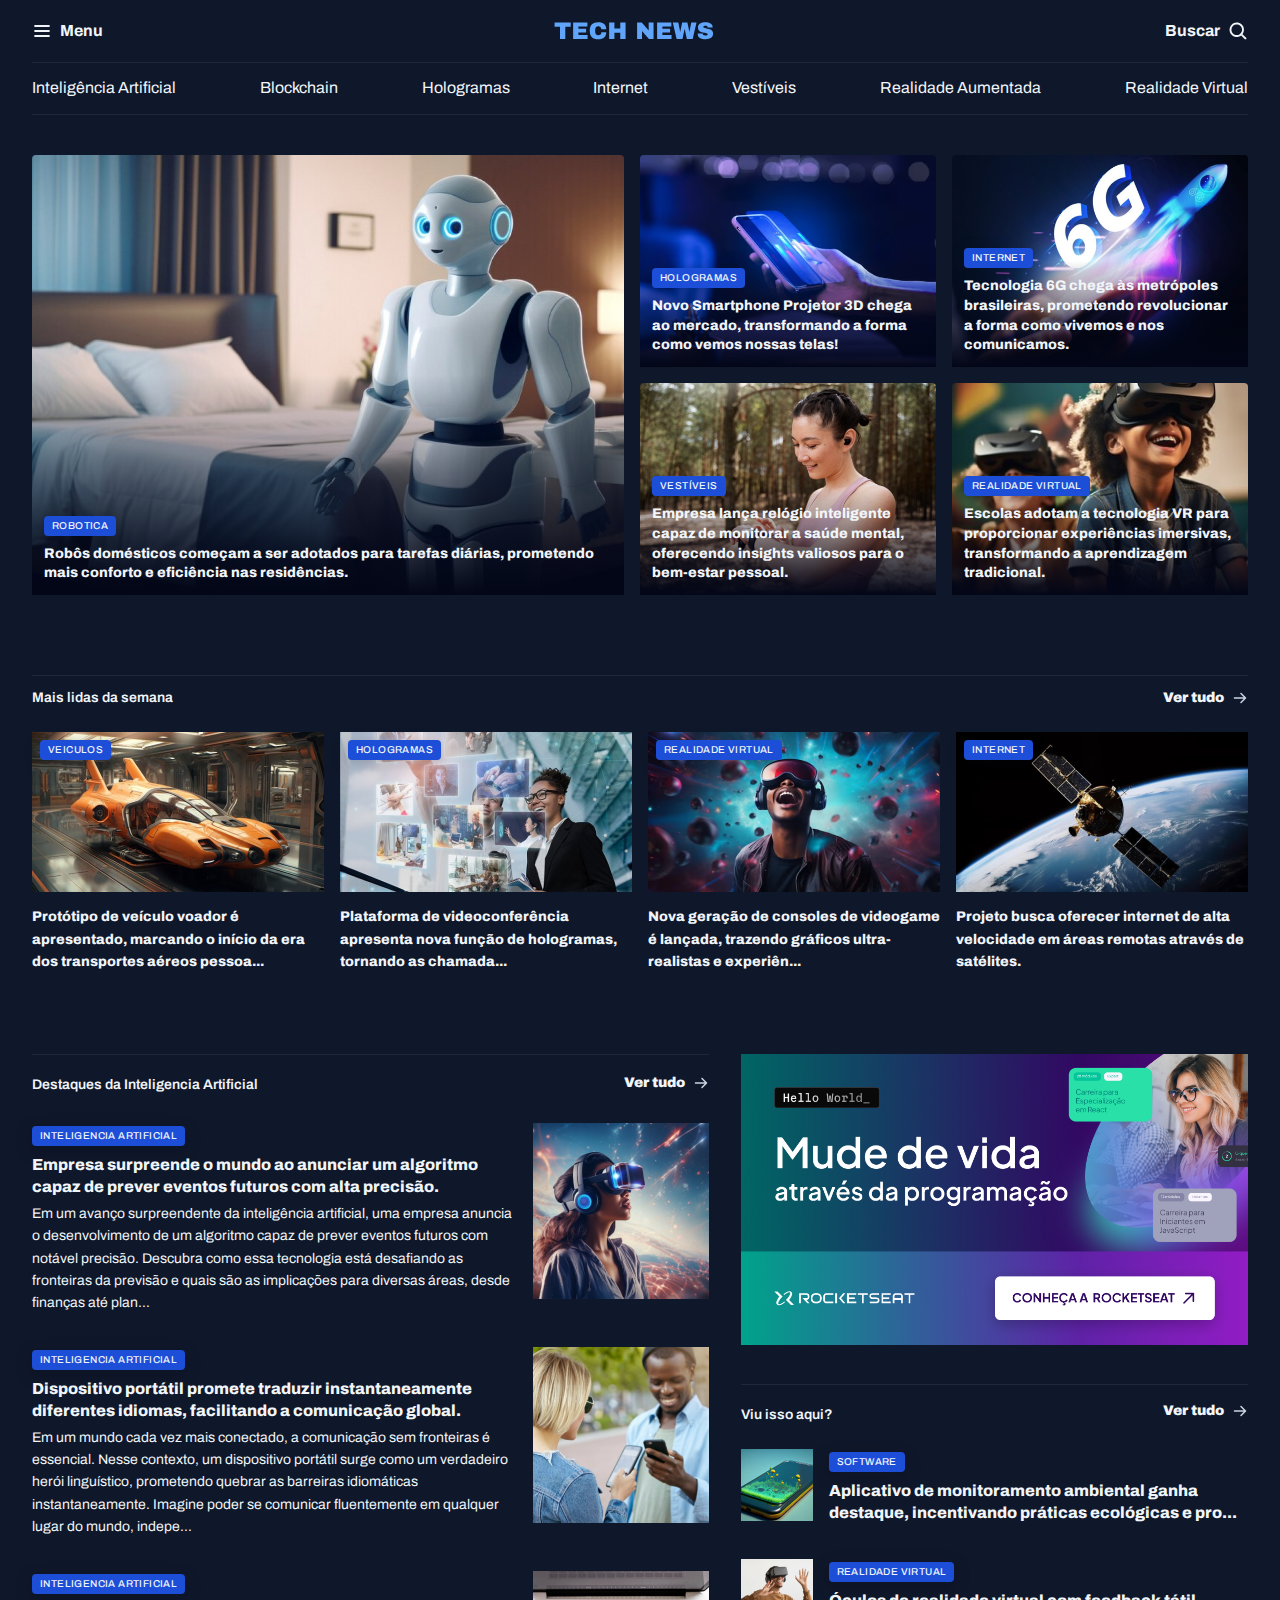
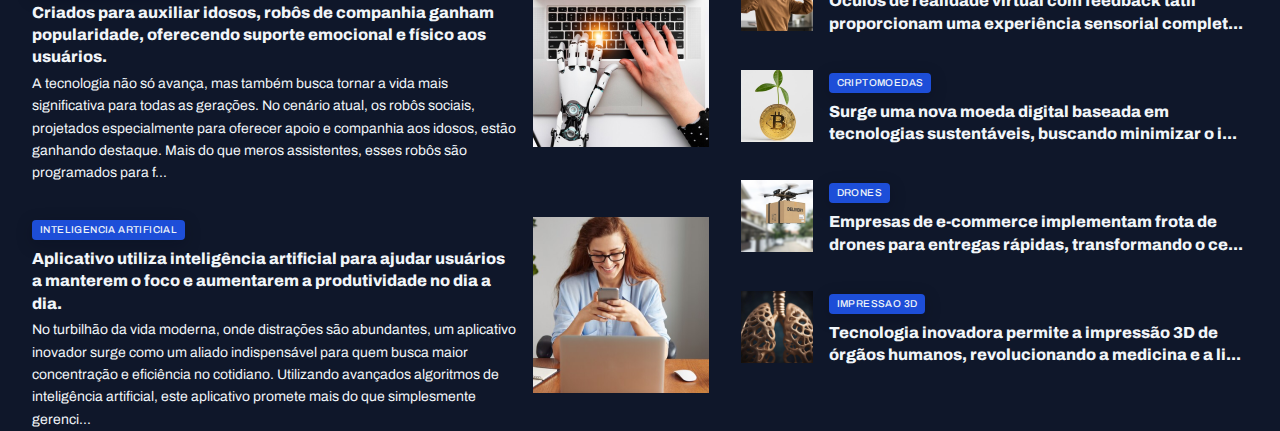
<file: CSS/Portal-de-noticias/index.html>
<!DOCTYPE html>
<html lang="en">
  <head>
    <meta charset="UTF-8" />
    <meta name="viewport" content="width=device-width, initial-scale=1.0" />
    <link rel="preconnect" href="https://fonts.googleapis.com" />
    <link rel="preconnect" href="https://fonts.gstatic.com" crossorigin />
    <link
      href="https://fonts.googleapis.com/css2?family=Archivo:ital,wght@0,100..900;1,100..900&display=swap"
      rel="stylesheet"
    />
    <link rel="stylesheet" href="styles/index.css" />
    <title>portal de Noticias</title>
  </head>
  <body>
    <header class="container">
      <nav id="primary" class="grid grid-flow-col">
        <div>
          <img src="assets/icons/List.svg" alt="icone de menu" />
          <strong>Menu</strong>
        </div>
        <div>
          <img src="assets/Tech News.svg" alt="Logo" />
        </div>
        <div>
          <strong>Buscar</strong>
          <img src="assets/icons/MagnifyingGlass.svg" alt="Lupa psequisa" />
        </div>
      </nav>
      <nav id="secondary" class="grid grid-flow-col">
        <a href="#">Inteligência Artificial</a>
        <a href="#">Blockchain</a>
        <a href="#">Hologramas</a>
        <a href="#">Internet</a>
        <a href="#">Vestíveis</a>
        <a href="#">Realidade Aumentada</a>
        <a href="#">Realidade  Virtual</a>
      </nav>
    </header>
    <main class="grid container">

      <section id="featured" class="grid grid-flow-col gap-16">
        <figure class="card">
          <img src="assets/images/Image 01.png" alt="imagem 1">

          <figcaption>
            <span class="content-tag">robotica</span>
          <h2 class="text-lg">Robôs domésticos começam a ser adotados para tarefas diárias, prometendo mais conforto e eficiência nas residências.</h2>
        </figcaption>
        </figure>

        <div class="grid grid-cols-2 gap-16">

          <figure class="card">
            <img src="assets/images/Image 02.png" alt="">

            <figcaption>
              <span class="content-tag">Hologramas</span>
            <h2 class="text-lg">Novo Smartphone Projetor 3D chega ao mercado, transformando a forma como vemos nossas telas!</h2>
          </figcaption>
            
          </figure>
          
          <figure class="card">
            <img src="assets/images/Image 03.png" alt="">

            <figcaption>
              <span class="content-tag">Internet</span>
            <h2 class="text-lg">Tecnologia 6G chega às metrópoles brasileiras, prometendo revolucionar a forma como vivemos e nos comunicamos.</h2>
          </figcaption>

          </figure>

          <figure class="card">
            <img src="assets/images/Image 04.png" alt="">

            <figcaption>
              <span class="content-tag">Vestíveis</span>
            <h2 class="text-lg">Empresa lança relógio inteligente capaz de monitorar a saúde mental, oferecendo insights valiosos para o bem-estar pessoal.
            </h2>
          </figcaption>
            
          </figure>

          <figure class="card">
            <img src="assets/images/Image 05.png" alt="">

            <figcaption>
              <span class="content-tag">Realidade Virtual</span>
            <h2 class="text-lg">Escolas adotam a tecnologia VR para proporcionar experiências imersivas, transformando a aprendizagem tradicional.</h2>
          </figcaption>
            
          </figure>

        </div>
          
          
        


      </section>

      <section id="weekly">

        <header class="grid grid-flow-col">
          <h3>Mais lidas da semana</h3>
          <a href="#" class="grid grid-flow-col">
            <strong>Ver tudo</strong>
            <span></span>
          </a>
        </header>


        <div class="grid gap-16">
          <figure>
            <span class="content-tag">Veiculos</span>
            <img src="assets/images/Image 06.png" alt="">
            <p class="text-sm">Protótipo de veículo voador é apresentado, marcando o início da era dos transportes aéreos pessoa...</p>
          </figure>

          <figure>
            <span class="content-tag">Hologramas</span>
            <img src="assets/images/Image 07.png" alt="">
            <p class="text-sm">Plataforma de videoconferência apresenta nova função de hologramas, tornando as chamada...</p>
          </figure>

          <figure>
            <span class="content-tag">Realidade virtual</span>
            <img src="assets/images/Image 08.png" alt="">
            <p class="text-sm">Nova geração de consoles de videogame é lançada, trazendo gráficos ultra-realistas e experiên...</p>
          </figure>


          <figure>
            <span class="content-tag">Internet</span>
            <img src="assets/images/Image 09.png" alt="">
            <p class="text-sm">Projeto busca oferecer internet de alta velocidade em áreas remotas através de satélites.</p>
          </figure>
        </div>

      </section>

      <section id="ai">
        <header class="grid grid-flow-col">
          <h3>Destaques da Inteligencia Artificial</h3>
          <a href="#" class="grid grid-flow-col">
            <strong>Ver tudo</strong>
            <span></span>
          </a>
        </header>

        <div class="grid gap-32">
          <article class="grid grid-flow-col gap-16">
            <div>
              <span class="content-tag">Inteligencia Artificial</span>
              <h3 class="text-xl">
                Empresa surpreende o mundo ao anunciar um algoritmo capaz de prever eventos futuros com alta precisão.
              </h3>
              <p class="text-sm">
                Em um avanço surpreendente da inteligência artificial, uma empresa anuncia o desenvolvimento de um algoritmo capaz de prever eventos futuros com notável precisão. Descubra como essa tecnologia está desafiando as fronteiras da previsão e quais são as implicações para diversas áreas, desde finanças até plan...
              </p>
  
            </div>
            <div>
              <img src="assets/images/Image 10.png" alt="">
            </div>
          </article>
          
          <!-- segundo  -->
  
          <article class="grid grid-flow-col gap-16">
            <div>
              <span class="content-tag">Inteligencia Artificial</span>
              <h3 class="text-xl">
                Dispositivo portátil promete traduzir instantaneamente diferentes idiomas, facilitando a comunicação global.
              </h3>
              <p class="text-sm">
                Em um mundo cada vez mais conectado, a comunicação sem fronteiras é essencial. Nesse contexto, um dispositivo portátil surge como um verdadeiro herói linguístico, prometendo quebrar as barreiras idiomáticas instantaneamente. Imagine poder se comunicar fluentemente em qualquer lugar do mundo, indepe...
              </p>
  
            </div>
            <div>
              <img src="assets/images/Image 11.png" alt="">
            </div>
          </article>
  
          <!-- terceiro  -->
          
  
          <article class="grid grid-flow-col gap-16">
            <div>
              <span class="content-tag">Inteligencia Artificial</span>
              <h3 class="text-xl">
                Criados para auxiliar idosos, robôs de companhia ganham popularidade, oferecendo suporte emocional e físico aos usuários.
              </h3>
              <p class="text-sm">
                A tecnologia não só avança, mas também busca tornar a vida mais significativa para todas as gerações. No cenário atual, os robôs sociais, projetados especialmente para oferecer apoio e companhia aos idosos, estão ganhando destaque. Mais do que meros assistentes, esses robôs são programados para f...
              </p>
  
            </div>
            <div>
              <img src="assets/images/Image 12.png" alt="">
            </div>
          </article>
  
          <!-- quarto  -->  
          
          <article class="grid grid-flow-col gap-16">
            <div>
              <span class="content-tag">Inteligencia Artificial</span>
              <h3 class="text-xl">
                Aplicativo utiliza inteligência artificial para ajudar usuários a manterem o foco e aumentarem a produtividade no dia a dia.
              </h3>
              <p class="text-sm">
                No turbilhão da vida moderna, onde distrações são abundantes, um aplicativo inovador surge como um aliado indispensável para quem busca maior concentração e eficiência no cotidiano. Utilizando avançados algoritmos de inteligência artificial, este aplicativo promete mais do que simplesmente gerenci...
  
              </p>
  
            </div>
            <div>
              <img src="assets/images/Image 13.png" alt="">
            </div>
          </article>
        </div>

      </section>

      

      <aside>
        <div id="ads">
          <img src="assets/images/Ads.png" alt="">
        </div>

        <section id="more">

          <header class="grid grid-flow-col">
            <h3>Viu isso aqui?</h3>
            <a href="#" class="grid grid-flow-col">
              <strong>Ver tudo</strong>
              <span></span>
            </a>
          </header>

          <div class="grid gap-32">

            <article class="grid grid-flow-col gap-16">
              <div>
                <img src="assets/images/Image 14.png" alt="">
              </div>

              <div>
                <span class="content-tag">Software</span>
                <h3 class="text-xl">
                  Aplicativo de monitoramento ambiental ganha destaque, incentivando práticas ecológicas e pro...
                </h3>
              </div>
             
            </article>


            <article class="grid grid-flow-col gap-16">
              <div>
                <img src="assets/images/Image 15.png" alt="">
              </div>

              <div>
                <span class="content-tag">Realidade Virtual</span>
                <h3 class="text-xl">
                  Óculos de realidade virtual com feedback tátil proporcionam uma experiência sensorial complet...
                </h3>
              </div>
             
            </article>



            <article class="grid grid-flow-col gap-16">
              <div>
                <img src="assets/images/Image 16.png" alt="">
              </div>

              <div>
                <span class="content-tag">Criptomoedas</span>
                <h3 class="text-xl">
                  Surge uma nova moeda digital baseada em tecnologias sustentáveis, buscando minimizar o i...
              </div>
             
            </article>



            <article class="grid grid-flow-col gap-16">
              <div>
                <img src="assets/images/Image 17.png" alt="">
              </div>

              <div>
                <span class="content-tag">Drones</span>
                <h3 class="text-xl">
                  Empresas de e-commerce implementam frota de drones para entregas rápidas, transformando o ce...
                </h3>
              </div>
             
            </article>

            <article class="grid grid-flow-col gap-16">
              <div>
                <img src="assets/images/Image 18.png" alt="">
              </div>

              <div>
                <span class="content-tag">impressao 3d</span>
                <h3 class="text-xl">
                  Tecnologia inovadora permite a impressão 3D de órgãos humanos, revolucionando a medicina e a li...
                </h3>
              </div>
             
            </article>




          </div>


        </section>
      </aside>
    </main>
  </body>
</html>
</file>
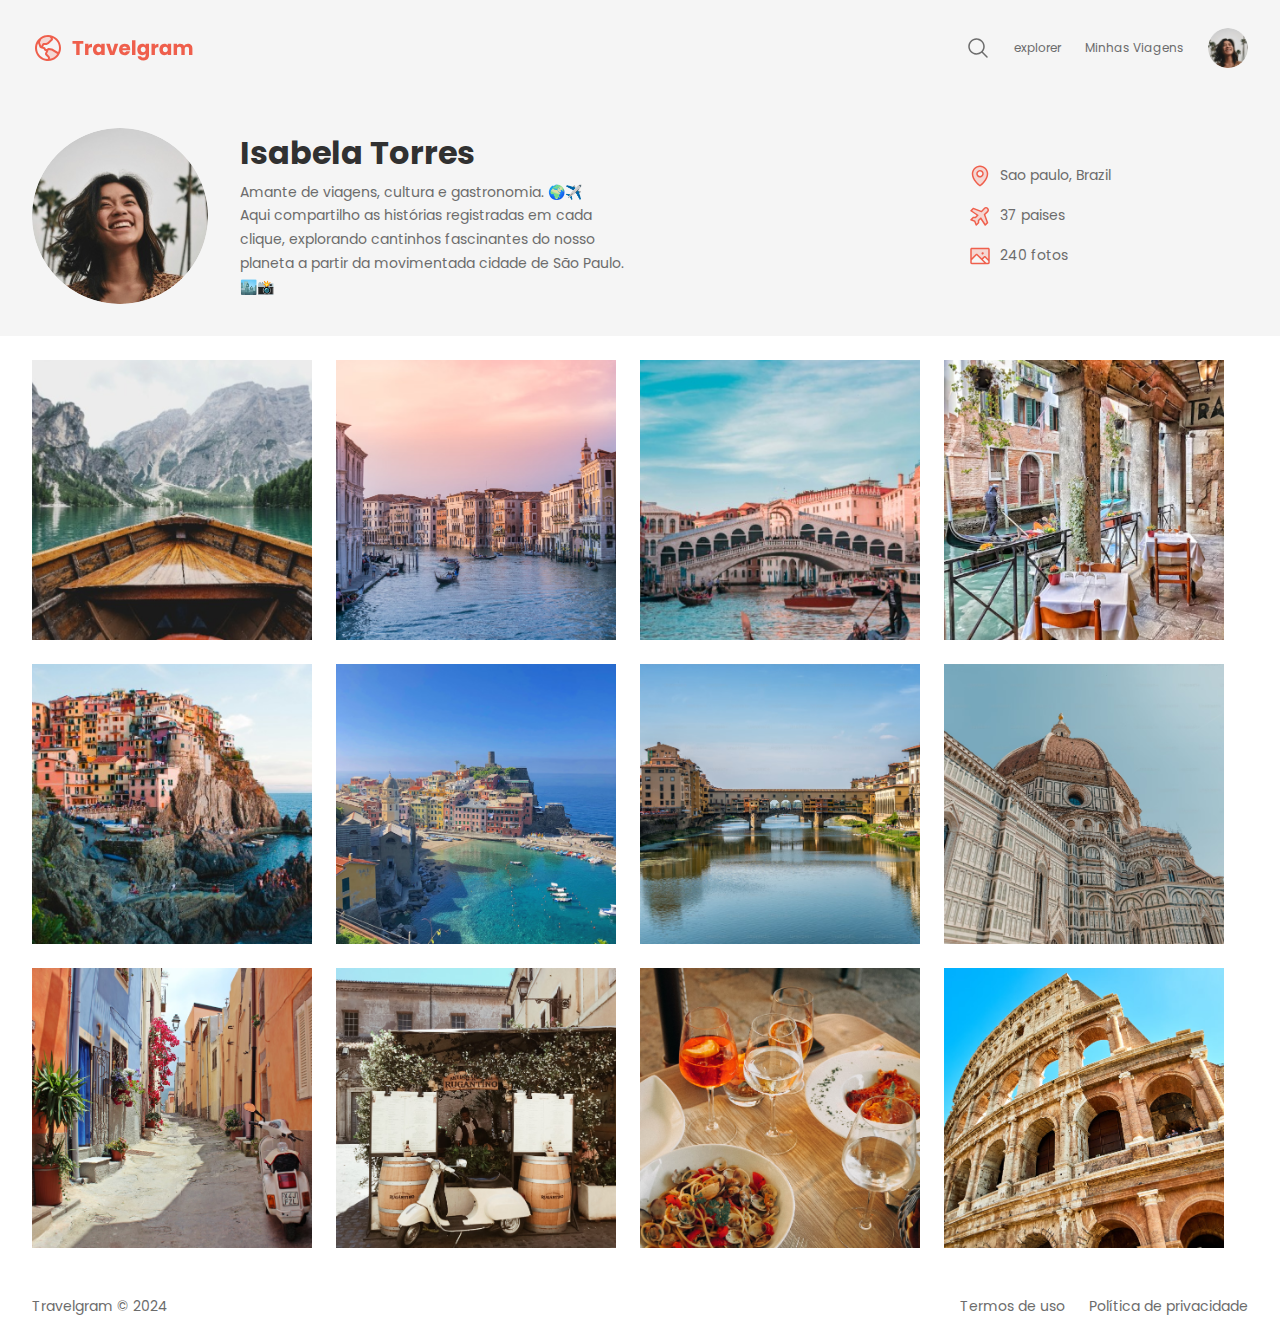
<file: CSS/Travelgram/index.html>
<!DOCTYPE html>
<html lang="en">
<head>
  <meta charset="UTF-8">
  <meta name="viewport" content="width=device-width, initial-scale=1.0">
  <link rel="preconnect" href="https://fonts.googleapis.com">
  <link rel="preconnect" href="https://fonts.gstatic.com" crossorigin>
  <link href="https://fonts.googleapis.com/css2?family=Poppins:wght@100;400;700&display=swap" rel="stylesheet">
  <link rel="stylesheet" href="styles/index.css">
  <title>Travelgram</title>
</head>
<body >
  <div class="bg-surface-color">  
  <nav class="container">
    <a href="" id="logo">
      <img src="assets/Logo.svg" alt="logomarca">
    </a>
    
    <ul id="primary-menu">
      <li>
        <a href="#">
          <img src="assets/icons/MagnifyingGlass.svg" alt="lupa">
        </a> 
      </li>
      <li><a href="#">explorer</a></li>
      <li><a href="#">Minhas Viagens</a></li>
      <li><a href="#">
        <img src="assets/images/Profile pic.png" alt="Foto de perfil do usuario">
      </a>
    </li>
    </ul>

  </nav>


 <header class="">
  <div class="container">
    <div id="profile">
      <img src="assets/images/Profile pic.png" alt="perfil foto">
      <div>
      <h1>Isabela Torres</h1>
      <p>Amante de viagens, cultura e gastronomia. 🌍✈️ <br> 
        Aqui compartilho as histórias registradas em cada clique, explorando cantinhos fascinantes do nosso planeta a partir da movimentada cidade de São Paulo. 🏙️📸</p>
      </div>
      </div>

      <ul id="info">
        <li>
          <img src="assets/icons/MapPin.svg" alt="mapa">
          <span>Sao paulo, Brazil</span>
        </li>

        <li>
          <img src="assets/icons/AirplaneTilt.svg" alt="aviao">
          <span>37 paises</span>
        </li>

        <li>

          <img src="assets/icons/Image.svg" alt="imagen">
          <span>240 fotos</span>

        </li>

      </ul>

      </div>
 </header>
</div>

<main class="container">
  <img src="assets/images/Image 01.png" alt="">
  <img src="assets/images/Image 02.png" alt="..">
  <img src="assets/images/Image 03.png" alt="...">
  <img src="assets/images/Image 04.png" alt="...">
  <img src="assets/images/Image 05.png" alt="..">
  <img src="assets/images/Image 06.png" alt="..">
  <img src="assets/images/Image 07.png" alt="">
  <img src="assets/images/Image 08.png" alt="">
  <img src="assets/images/Image 09.png" alt="">
  <img src="assets/images/Image 10.png" alt="">
  <img src="assets/images/Image 11.png" alt="">
  <img src="assets/images/Image 12.png" alt="">
</main>

<footer class="container">
  <span>Travelgram &copy; 2024</span>
  <span>Termos de uso</span>
  <span>Política de privacidade</span>
</footer>
  
</body>
</html>
</file>
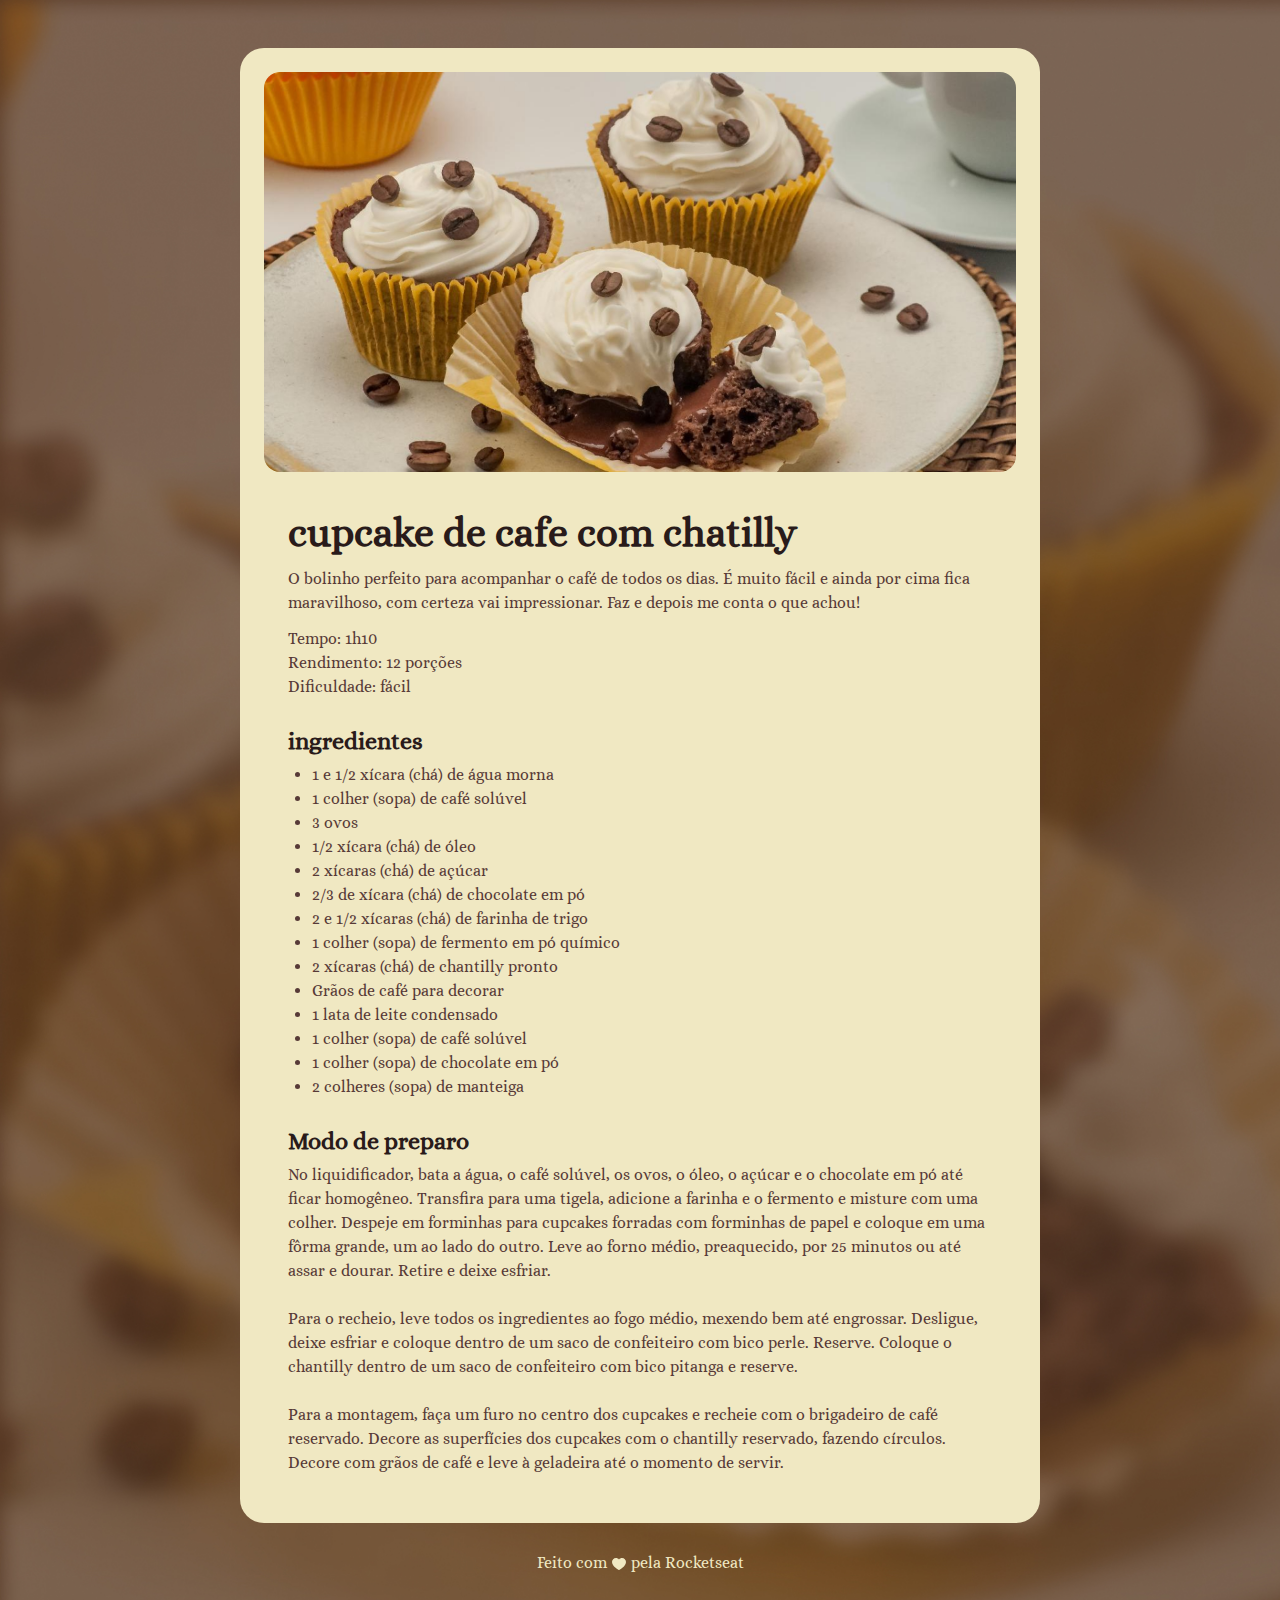
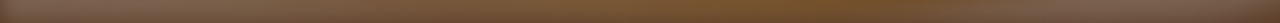
<file: HTML/Pagina de Receita/index.html>
<!DOCTYPE html>
<html lang="en">
<head>
  <link rel="preconnect" href="https://fonts.googleapis.com">
<link rel="preconnect" href="https://fonts.gstatic.com" crossorigin>
<link href="https://fonts.googleapis.com/css2?family=Alice&display=swap" rel="stylesheet">
  <meta charset="UTF-8">
  <meta name="viewport" content="width=device-width, initial-scale=1.0">
  <link rel="stylesheet" href="style.css">
  <title>Pagina de Receita</title>
</head>

<div id="page">
  
  <img  src="assets/main-image.png" alt="cupcakes">

  <main>
    <section id="about">
      <h1>cupcake de cafe com chatilly</h1>
      <p>
        O bolinho perfeito para acompanhar o café de todos os dias. É muito fácil e ainda por cima fica maravilhoso, com certeza vai impressionar. Faz e depois me conta o que achou!
      </p>

      <p>
        Tempo: 1h10 <br>
        Rendimento: 12 porções <br>
        Dificuldade: fácil
        
      </p>
    </section>

    <section id="ingredients">
      <h2>ingredientes</h2>
      <ul>
        <li>1 e 1/2 xícara (chá) de água morna</li>
        <li>1 colher (sopa) de café solúvel</li>
        <li>3 ovos</li>
        <li>1/2 xícara (chá) de óleo</li>
        <li>2 xícaras (chá) de açúcar</li>
        <li>2/3 de xícara (chá) de chocolate em pó</li>
        <li>2 e 1/2 xícaras (chá) de farinha de trigo</li>
        <li>1 colher (sopa) de fermento em pó químico</li>
        <li>2 xícaras (chá) de chantilly pronto</li>
        <li>Grãos de café para decorar</li>
        <li>1 lata de leite condensado</li>
        <li>1 colher (sopa) de café solúvel</li>
        <li>1 colher (sopa) de chocolate em pó</li>
        <li>2 colheres (sopa) de manteiga</li>
      </ul>
    </section>

    <section id="preparation">
      <h2>Modo de preparo</h2>
      <p>No liquidificador, bata a água, o café solúvel, os ovos, o óleo, o açúcar e o chocolate em pó até ficar homogêneo. Transfira para uma tigela, adicione a farinha e o fermento e misture com uma colher. Despeje em forminhas para cupcakes forradas com forminhas de papel e coloque em uma fôrma grande, um ao lado do outro. Leve ao forno médio, preaquecido, por 25 minutos ou até assar e dourar. Retire e deixe esfriar. <br> <br> 
      
      Para o recheio, leve todos os ingredientes ao fogo médio, mexendo bem até engrossar. Desligue, deixe esfriar e coloque dentro de um saco de confeiteiro com bico perle. Reserve. Coloque o chantilly dentro de um saco de confeiteiro com bico pitanga e reserve. <br> <br> 
      
      Para a montagem, faça um furo no centro dos cupcakes e recheie com o brigadeiro de café reservado. Decore as superfícies dos cupcakes com o chantilly reservado, fazendo círculos. Decore com grãos de café e leve à geladeira até o momento de servir.</p>
    </section>
  </main>

</div>

<footer>
  Feito com <img id="imagem" src="assets/ph_heart-fill.svg" alt=""> pela Rocketseat
</footer>



  
</body>
</html>
</file>
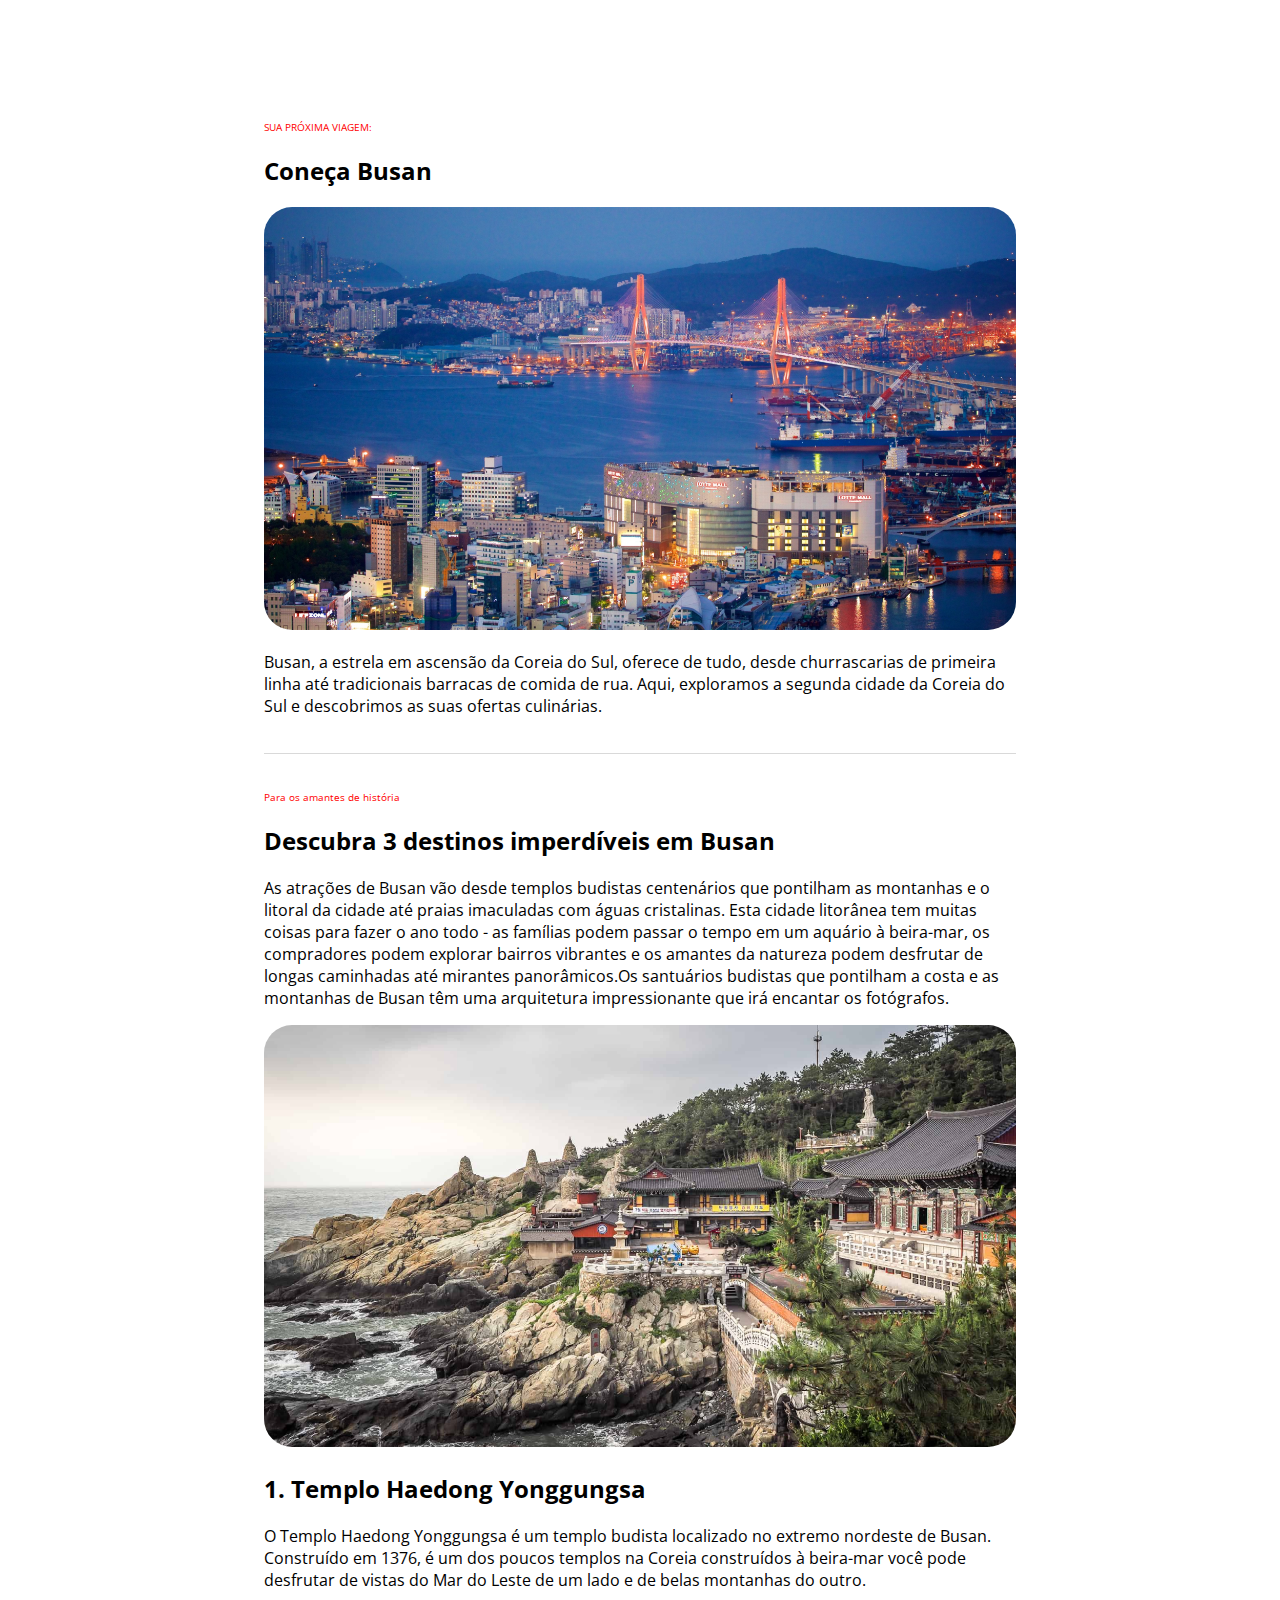
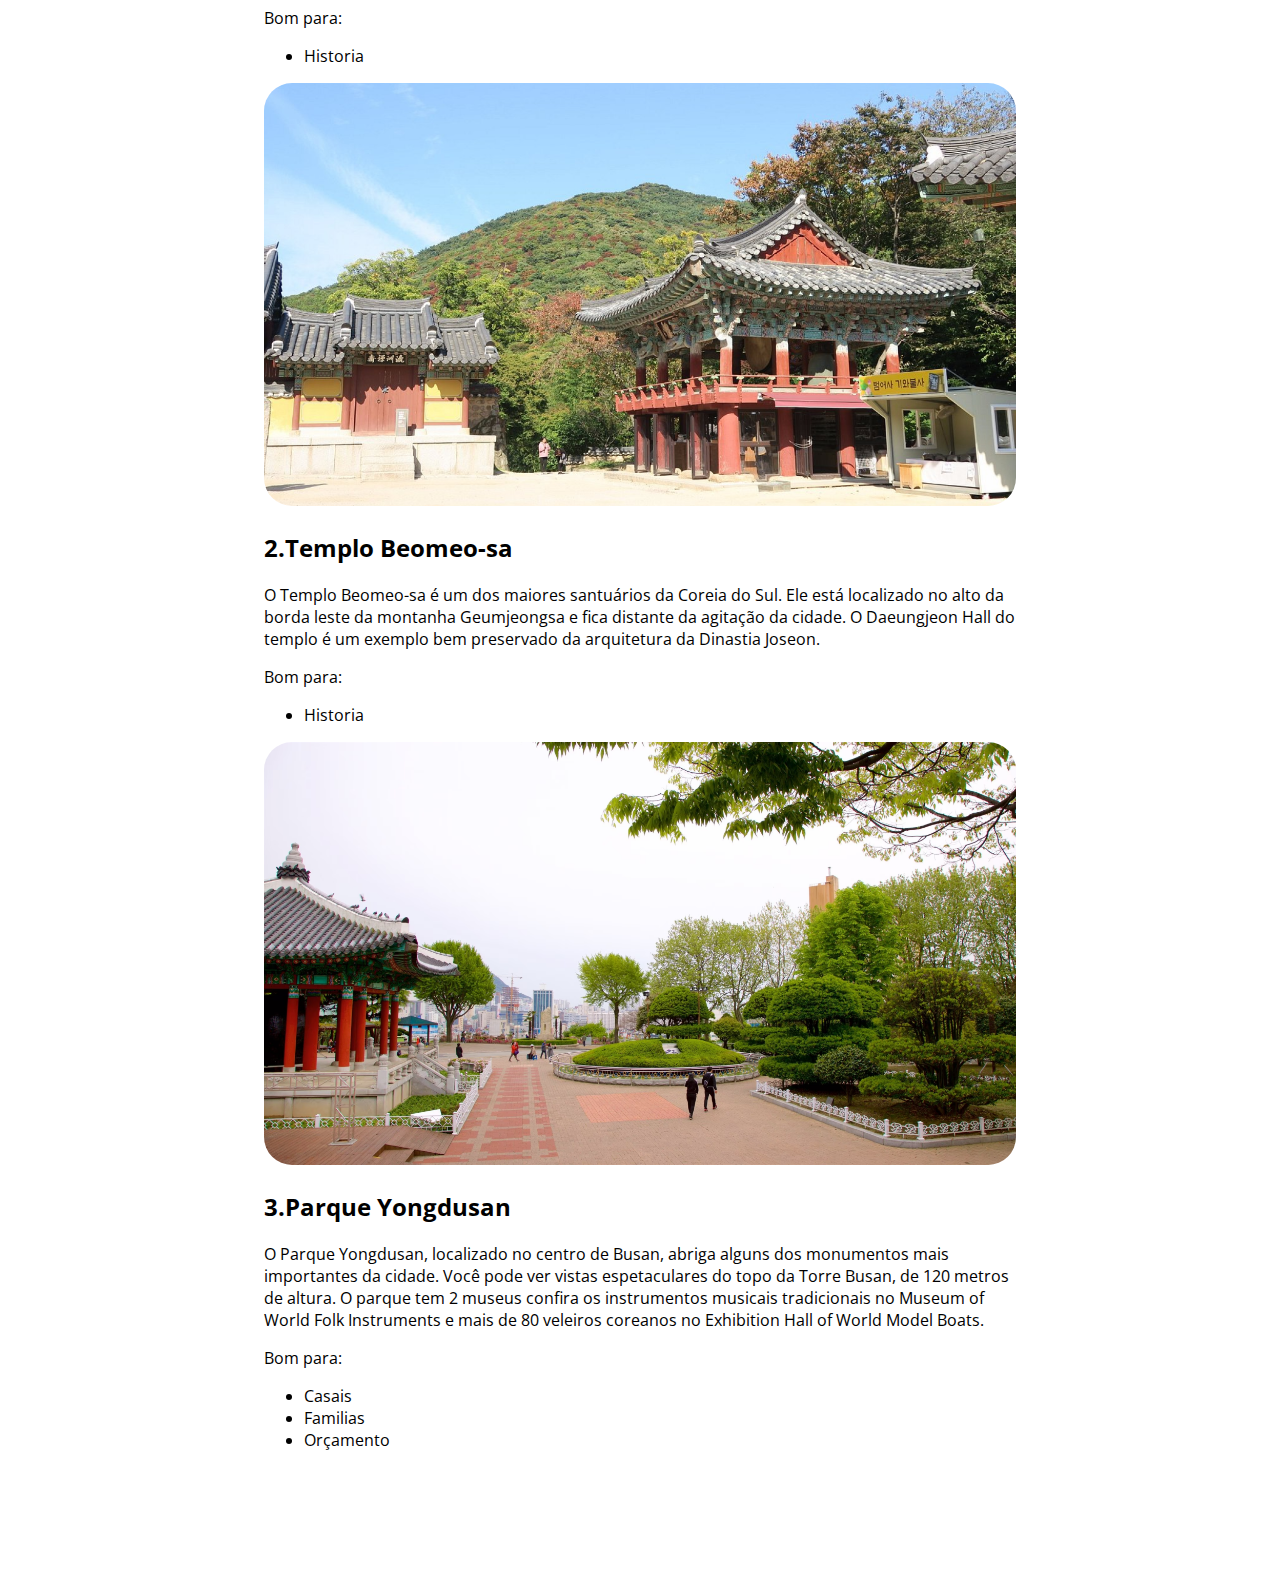
<file: HTML/project/index.html>
<!DOCTYPE html>
<html lang="en">
<head>
  <meta charset="UTF-8">
  <meta name="viewport" content="width=device-width, initial-scale=1.0">
  <link rel="preconnect" href="https://fonts.googleapis.com">
<link rel="preconnect" href="https://fonts.gstatic.com" crossorigin>
<link href="https://fonts.googleapis.com/css2?family=Open+Sans:ital,wght@0,300..800;1,300..800&display=swap" rel="stylesheet">
  <link rel="stylesheet" href="style.css">
  <title>Document</title>
</head>
<body>

  <div id="page">
    <main>
    <div id="tittle">SUA PRÓXIMA VIAGEM:</div>
    <h2> Coneça Busan </h2>
    <img src="assets/Image_01.png" alt="busan">
    <p>Busan, a estrela em ascensão da Coreia do Sul, oferece de tudo, desde churrascarias de primeira linha até tradicionais barracas de comida de rua. Aqui, exploramos a segunda cidade da Coreia do Sul e descobrimos as suas ofertas culinárias.</p>

    <div class="divider"></div>

    <div id="tittle">Para os amantes de história</div>
    <h2>Descubra 3 destinos imperdíveis em Busan</h2>
    <p>As atrações de Busan vão desde templos budistas centenários que pontilham as montanhas e o litoral da cidade até praias imaculadas com águas cristalinas. Esta cidade litorânea tem muitas coisas para fazer o ano todo - as famílias podem passar o tempo em um aquário à beira-mar, os compradores podem explorar bairros vibrantes e os amantes da natureza podem desfrutar de longas caminhadas até mirantes panorâmicos.Os santuários budistas que pontilham a costa e as montanhas de Busan têm uma arquitetura impressionante que irá encantar os fotógrafos.</p>
    <img src="assets/Image_02.png" alt="templo">

    <h2>1. Templo Haedong Yonggungsa </h2>
    <p>O Templo Haedong Yonggungsa é um templo budista localizado no extremo nordeste de Busan. Construído em 1376, é um dos poucos templos na Coreia construídos à beira-mar você pode desfrutar de vistas do Mar do Leste de um lado e de belas montanhas do outro. </p>
    <div id="list">
      Bom para:
      <ul id="lista">
        <li>
          Historia
        </li>
      </ul>
    </div>

    <img src="assets/Image_03.png" alt="templo beomesa">

    <h2>2.Templo Beomeo-sa </h2>
    <p>O Templo Beomeo-sa é um dos maiores santuários da Coreia do Sul. Ele está localizado no alto da borda leste da montanha Geumjeongsa e fica distante da agitação da cidade. O Daeungjeon Hall do templo é um exemplo bem preservado da arquitetura da Dinastia Joseon.</p>

    <div id="list">
      Bom para:
      <ul id="lista">
        <li>
          Historia
        </li>
      </ul>
    </div>

    <img src="assets/Image_04.png" alt="parque">

    <h2>3.Parque Yongdusan</h2>
    <p>O Parque Yongdusan, localizado no centro de Busan, abriga alguns dos monumentos mais importantes da cidade. Você pode ver vistas espetaculares do topo da Torre Busan, de 120 metros de altura. O parque tem 2 museus confira os instrumentos musicais tradicionais no Museum of World Folk Instruments e mais de 80 veleiros coreanos no Exhibition Hall of World Model Boats.</p>

    <div id="list"></div>
      Bom para:
      <ul id="lista">
        <li>
          Casais
        </li>
        <li>
          Familias
        </li>
        <li>
          Orçamento
        </li>
      </ul>
    </div>

  </main>
    




  </div>
  
</body>
</html>
</file>
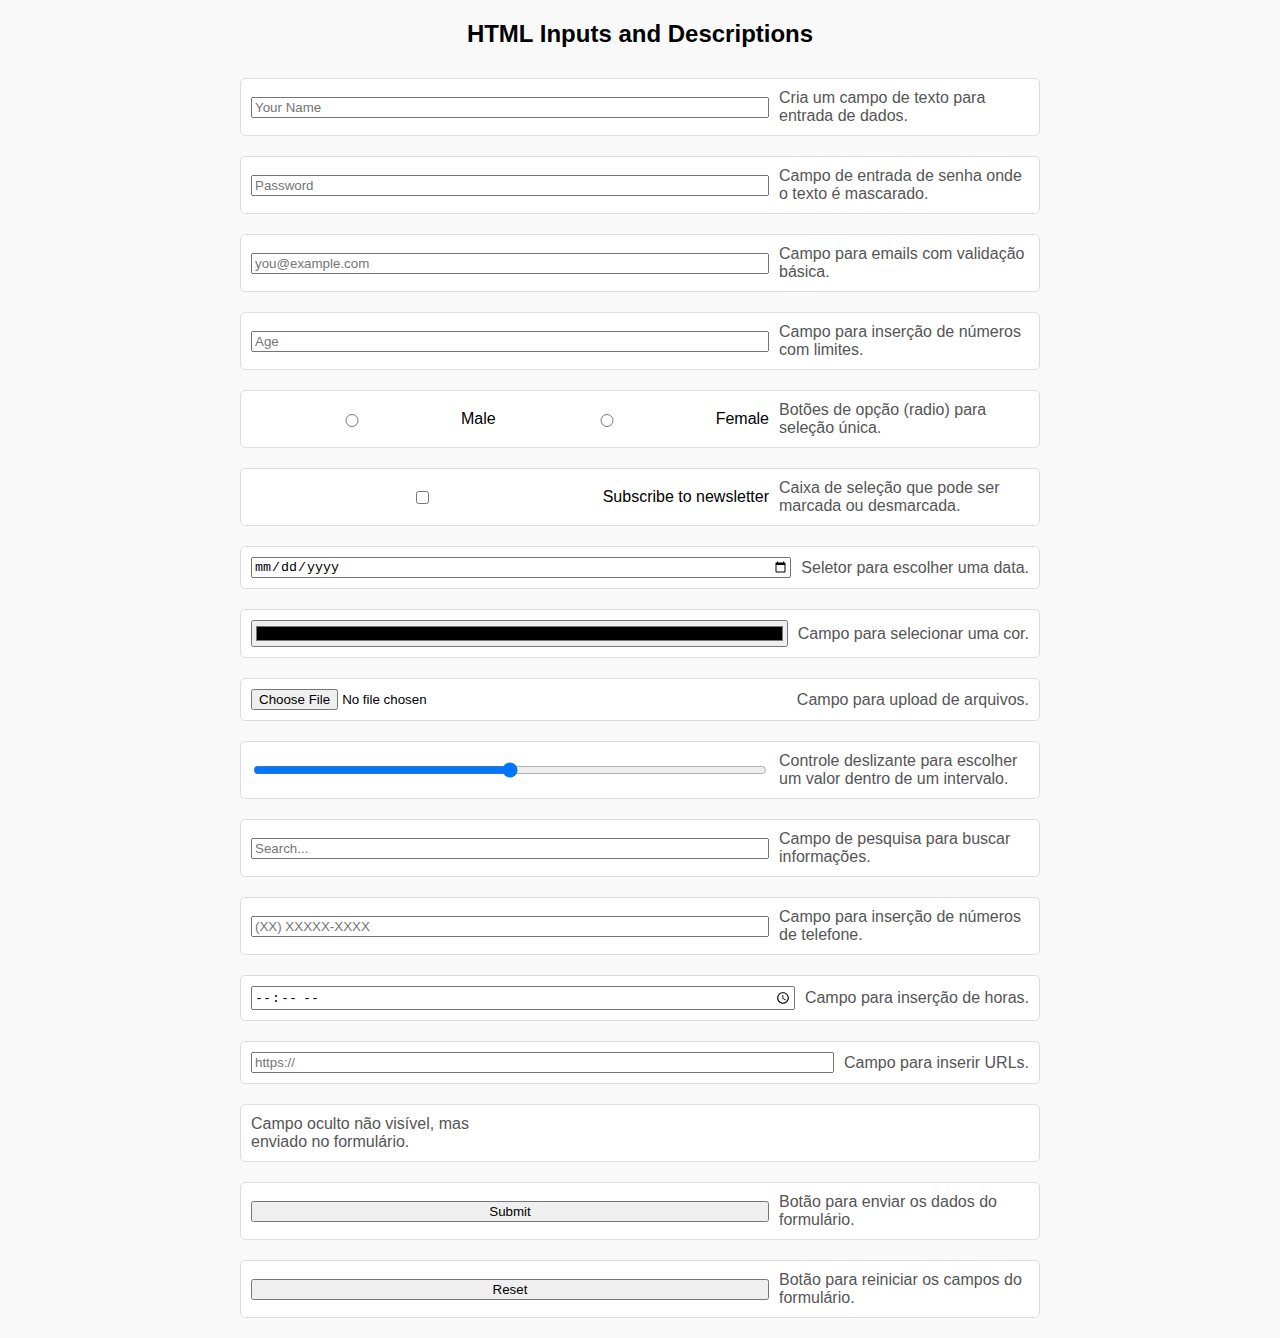
<file: HTML/INPUTS/html_inputs_with_description.html>
<!DOCTYPE html>
<html lang="en">
<head>
    <meta charset="UTF-8">
    <meta name="viewport" content="width=device-width, initial-scale=1.0">
    <title>HTML Inputs</title>
    <style>
        body {
            font-family: Arial, sans-serif;
            margin: 20px;
            background-color: #f9f9f9;
        }
        .container {
            display: flex;
            flex-direction: column;
            gap: 20px;
            max-width: 800px;
            margin: 0 auto;
        }
        .input-box {
            display: flex;
            align-items: center;
            gap: 10px;
            background-color: #fff;
            border: 1px solid #ddd;
            padding: 10px;
            border-radius: 5px;
        }
        .input-box input,
        .input-box select {
            flex: 1;
        }
        .description {
            max-width: 250px;
            color: #555;
        }
        h2 {
            text-align: center;
            margin-bottom: 30px;
        }
    </style>
</head>
<body>
    <h2>HTML Inputs and Descriptions</h2>
    <div class="container">
        <div class="input-box">
            <input type="text" name="name" placeholder="Your Name">
            <span class="description">Cria um campo de texto para entrada de dados.</span>
        </div>

        <div class="input-box">
            <input type="password" name="password" placeholder="Password">
            <span class="description">Campo de entrada de senha onde o texto é mascarado.</span>
        </div>

        <div class="input-box">
            <input type="email" name="email" placeholder="you@example.com">
            <span class="description">Campo para emails com validação básica.</span>
        </div>

        <div class="input-box">
            <input type="number" name="age" min="0" max="100" placeholder="Age">
            <span class="description">Campo para inserção de números com limites.</span>
        </div>

        <div class="input-box">
            <input type="radio" name="gender" value="male"> Male
            <input type="radio" name="gender" value="female"> Female
            <span class="description">Botões de opção (radio) para seleção única.</span>
        </div>

        <div class="input-box">
            <input type="checkbox" name="subscribe" value="newsletter"> Subscribe to newsletter
            <span class="description">Caixa de seleção que pode ser marcada ou desmarcada.</span>
        </div>

        <div class="input-box">
            <input type="date" name="birthday">
            <span class="description">Seletor para escolher uma data.</span>
        </div>

        <div class="input-box">
            <input type="color" name="favcolor">
            <span class="description">Campo para selecionar uma cor.</span>
        </div>

        <div class="input-box">
            <input type="file" name="file">
            <span class="description">Campo para upload de arquivos.</span>
        </div>

        <div class="input-box">
            <input type="range" name="points" min="0" max="10">
            <span class="description">Controle deslizante para escolher um valor dentro de um intervalo.</span>
        </div>

        <div class="input-box">
            <input type="search" name="search" placeholder="Search...">
            <span class="description">Campo de pesquisa para buscar informações.</span>
        </div>

        <div class="input-box">
            <input type="tel" name="phone" placeholder="(XX) XXXXX-XXXX">
            <span class="description">Campo para inserção de números de telefone.</span>
        </div>

        <div class="input-box">
            <input type="time" name="time">
            <span class="description">Campo para inserção de horas.</span>
        </div>

        <div class="input-box">
            <input type="url" name="website" placeholder="https://">
            <span class="description">Campo para inserir URLs.</span>
        </div>

        <div class="input-box">
            <input type="hidden" name="userid" value="12345">
            <span class="description">Campo oculto não visível, mas enviado no formulário.</span>
        </div>

        <div class="input-box">
            <input type="submit" value="Submit">
            <span class="description">Botão para enviar os dados do formulário.</span>
        </div>

        <div class="input-box">
            <input type="reset" value="Reset">
            <span class="description">Botão para reiniciar os campos do formulário.</span>
        </div>
    </div>
</body>
</html>
</file>
<file: CSS/Portal-de-noticias/styles/index.css>
@import url(global.css);
@import url(utility.css);
@import url(header.css);
@import url(sections.css);
</file>
<file: CSS/Travelgram/styles/index.css>
@import url(global.css);
@import url(nav.css);
@import url(header.css);
@import url(main.css);
@import url(footer.css);
</file>
<file: HTML/Pagina de Receita/style.css>
*{
  margin: 0;
  padding: 0;
}


:root{
  font-family: "Alice", serif;
  line-height: 150%;
  color: #573A37;
}

body{
  background-image: url(assets/bg-image.jpg);
  background-size: cover;
}

#page {
  box-sizing: border-box;
  width: 800px;
  padding: 24px;
  background-color: #F0E8C2;
  border-radius: 24px;
  margin: 48px auto 28px;


}

img{
  width: 100%;
  border-radius: 16px;
}

main{
  padding: 24px;
}

section + section{
  margin-top: 24px;
}

#about p+p{
  margin-top: 12px;
}

h1{
  line-height: 140%;
  font-size: 40px;
  
}

h2{
  font-size: 24px;
}

h1,h2{
  color: #291B1A;
  margin-bottom: 4px;
  line-height: 150%;
}

ul{
  padding-left: 24px;
}

footer{
  color: #F0E8C2;
  text-align: center;
  padding-bottom: 48px;
}

#imagem{
 width: 16px;
 vertical-align: middle;
}
</file>
<file: HTML/project/style.css>
*{
  font-family: "Open Sans", sans-serif; ;
}

.divider {
  width: 100%;
  height: 1px;
  margin: 36px 0;
  background-color: #d9d9d9;
}

#page {
  
  width: 800px;
  padding: 88px 80px;
  margin: auto;


}

main{
  padding: 24px;
}


#tittle{
  font-size: 10px;
  color: red;
}

img{
  border-radius: 28px;
  width: 100%;
}
</file>
